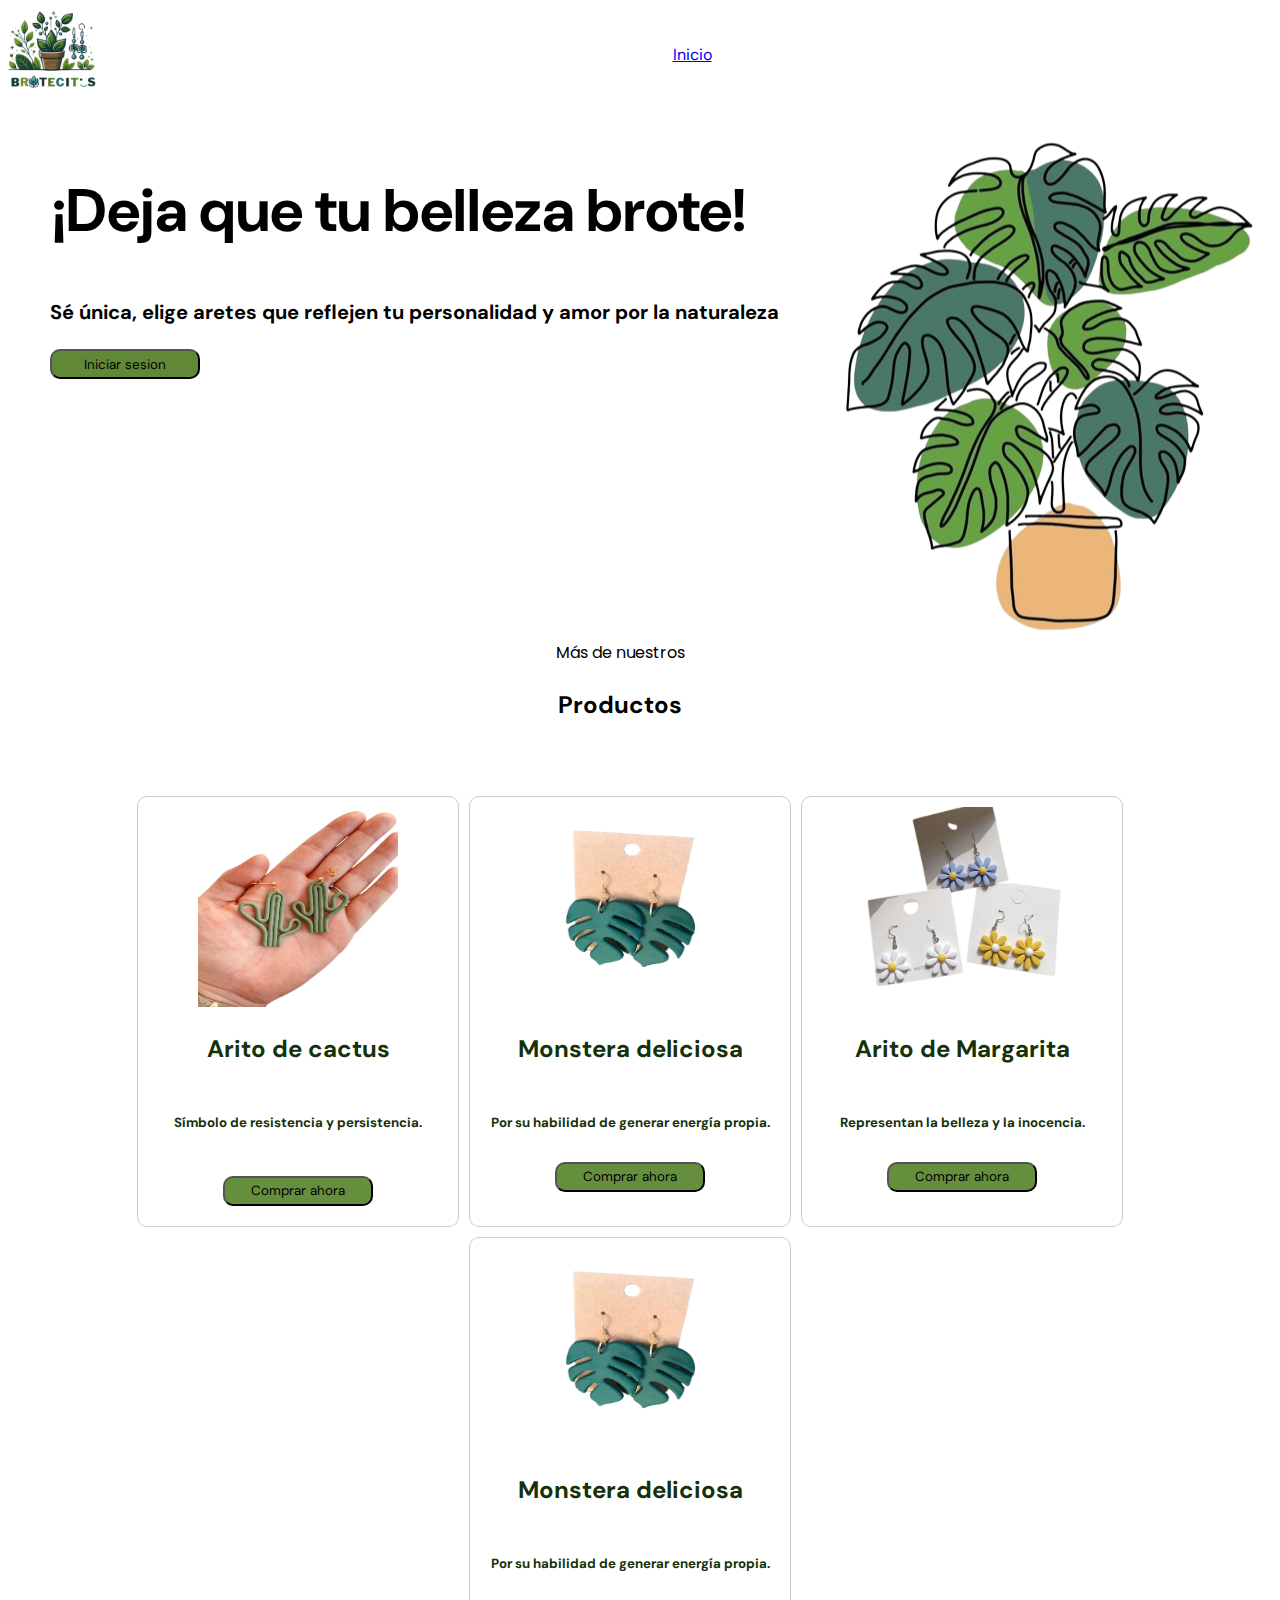
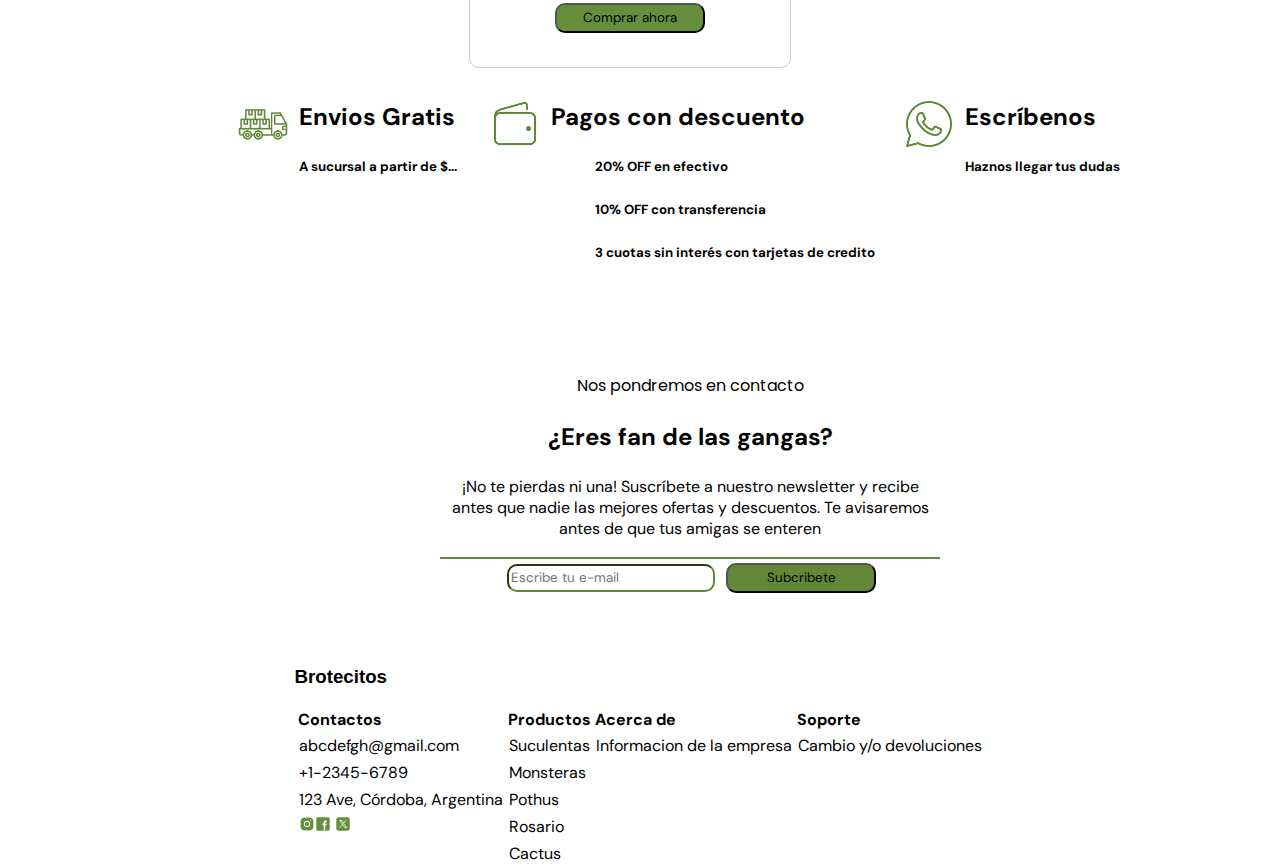
<file: index.html>
<!DOCTYPE html>
<html lang="Es">
<head>
    <meta charset="UTF-8">
    <meta name="viewport" content="width=device-width, initial-scale=1.0">
    <link rel="preconnect" href="https://fonts.googleapis.com">
    <link rel="preconnect" href="https://fonts.gstatic.com" crossorigin>
    <link href="https://fonts.googleapis.com/css2?family=DM+Sans:opsz@9..40&family=Poppins:wght@400;500;700&family=Rubik:ital,wght@0,300..900;1,300..900&display=swap" rel="stylesheet">
    <link rel="stylesheet" href="./css/styles.css">
    <title>Brotecitos</title>
    <link rel="shortcut icon" href="./assets/image/favicon.ico" type="image/x-icon">
</head>
<body>
<!--Nav-->
<header>
        <nav class="navbar">
            <a href="./index.html">
                <img src="./assets/image/namefavicon.ico" alt="Logo Brotecitos" width="100" height="100">
            </a>
            <ul id="menu">
                <li class="lista">
                    <a href="./index.html"> Inicio</a>
                </li>
            </ul>
        </nav>
</header>

<!-- CuerpoWeb-->
    <main>
        <!--Inicio-->
        <section>
            <div id="inicio">
                <H1 class="texto"> ¡Deja que tu belleza brote!</H1>
                <h6 class="texto">Sé única, elige aretes que reflejen tu personalidad y amor por la naturaleza</h6>
            </div>
            <button id="login"> Iniciar sesion </button>
        </section>

        <!--Algunos productos-->
            <div id="centro2">
                <h4>Más de nuestros</h4>
                <h2>Productos</h2>
            </div>
            <div id="productos">
                <article class="card">
                    <img src="./assets/image/cactus_producto.png" alt="Arito de cactus" width="200px" height="200px"/>
                    <h2>Arito de cactus</h2>
                    <p><h5>Símbolo de resistencia y persistencia.</h5></p>
                    <a href="#"> <button class="comprarahora">Comprar ahora</button></a>
                </article>
                <article class="card">
                    <img src="./assets/image/monstera_producto.png" alt="Arito de Monstera Deliciosa" width="200px" height="200px"/>
                    <h2>Monstera deliciosa</h2>
                    <p><h5>Por su habilidad de generar energía propia.</h></p>
                    <a href="#"> <button class="comprarahora">Comprar ahora</button></a>
                </article>
                <article class="card">
                    <img src="./assets/image/margaritas_producto.png" alt="Arito de margaritas" width="200px" height="200px"/>
                    <h2>Arito de Margarita</h2>
                    <p><h5>Representan la belleza y la inocencia.</h></p>
                    <a href="#"> <button class="comprarahora">Comprar ahora</button></a>
            </article>
            <article class="card">
                    <img src="./assets/image/monstera_producto.png" alt="Arito de Monstera Deliciosa" width="200px" height="200px"/>
                    <h2>Monstera deliciosa</h2>
                    <p><h5>Por su habilidad de generar energía propia.</h></p>
                    <a href="#"> <button class="comprarahora">Comprar ahora</button></a>
                </article>
            </div>
            <!-- Extra-->
            <div id="extra">
                <ul> 
                    <img class="image" src="./assets/image/envio.png" alt="Envios Gratis">
                <li class="ly">
                    <h2>Envios Gratis</h2>
                    <h5>A sucursal a partir de $...</h5>
                </li>
                    <img class="image" src="./assets/image/billetera.png" alt="Pagos con descuentos">
                <li class="ly">
                    <h2>Pagos con descuento</h2>
                    <ol id="x">
                        <li class="ly">
                            <h5>20% OFF en efectivo </h5>
                        </li>
                        <li class="ly">
                            <h5>10% OFF con transferencia </h5>
                        </li>
                        <li class="ly">
                            <h5>3 cuotas sin interés con tarjetas de credito</h5>
                        </li>
                        
                    </ol>
                </li>
                    <img class="image" src="./assets/image/whatsapp.png" alt="Logo whatsapp">
                <li class="ly">
                    <h2>Escríbenos</h2>
                    <h5>Haznos llegar tus dudas</h5>
                </li class="ly">
                </ul>
            </div>
            <div id="centro3">
                <h4>Nos pondremos en contacto</h4>
                <h2>¿Eres fan de las gangas?</h2>
                <p>¡No te pierdas ni una! Suscríbete a nuestro newsletter y recibe antes que nadie las mejores ofertas y descuentos. Te avisaremos antes de que tus amigas se enteren</p>
                <form action="./procesar.php" method="post" enctype="application/x-www-form-urlencoded"></form>
                    <input type="text" id="email" name="email" placeholder="Escribe tu e-mail" required />
                    <a href=""><button id="subcribirse">Subcribete</button></a>
            </div>
        </main>

<!--Pie de pagina-->
    <footer class="footer">
    <nav>
        <h3>Brotecitos</h3>
        <table>
            <!--Encabezado-->
            <tr>
                <th >Contactos</th>
                <th>Productos</th>
                <th id="acercade"> Acerca de</th>
                <th>Soporte</th>
            </tr>
            <!--Row 1-->
            <tr>
                <td>abcdefgh@gmail.com</td>
                <td>Suculentas</td>
                <td>Informacion de la empresa</td>
                <td>Cambio y/o devoluciones</td>
            </tr>
            <!--Row 2-->
            <tr>
                <td>+1-2345-6789</td>
                <td>Monsteras</td>
            </tr>
            <!--Row 3-->
            <tr>
                <td>123 Ave, Córdoba, Argentina</td>
                <td>Pothus</td>
            </tr>
            <!--Row 4-->
            <tr>
                <td class="redes"><img src="./assets/image/instagram.png" alt="instagram"><img src="./assets/image/facebook.png" alt=" facebook"> <img src="./assets/image/x.png" alt="Twitter"></td>
                <td>Rosario</td>
            </tr>
            <!--Row 5-->
            <tr>
                <td></td>
                <td>Cactus</td>
            </tr>
        </table>
    </nav>
    </footer>
</body>
<script src="../js/main.js"></script>
</html>
</file>
<file: css/styles.css>
body{
    margin: 0;
    padding: 0;
    font-family: Arial, Helvetica, sans-serif;
}

/*Config.navbar*/
.navbar{
    display: flex;
    justify-content: center;
}
.lista, #menu{
    list-style: none;
    display: flex;
    margin: auto;
    padding: 20px 30px;
}
/**/

/* LOGIN */
.formulario{
    width: 550px;
    transform: translate(450px);
}
.formulario h2, p{
    text-align: center;

}

input{
    width: 200px;
    height: 20px;
    border-radius: 10px;
    border-color: #618837;
    margin: 5px;
}
/**/
.formulario, form{
    padding: 0 40px;
    border-bottom: 2px solid #618837     ;
    ;
}



/* PAGINA INICIO  */
#inicio{
    height: 500px;
    font-family:"DM Sans", sans-serif;
    font-style:normal;
    font-weight: 100;
    font-size: 30px;
    padding: 20px 20px 20px 50px;
    background-image: url(../assets/image/inicio.png);
    background-repeat: no-repeat;
    background-position: right;
}

.texto{
    width: 800px;
}

#login{
    transform: translate(50px,-300px);
}

/*Conf.boton registrarse + subcribirse*/
#login, #subcribirse{
    width: 150px;
    height: 30px;
    border-radius: 10px;
    background-color: #618837     ;
}
/**/


/*Conf.tex.categoria y producto*/

#centro2{
    text-align: center;
    padding: 40px;
    transform: translate(-20px,-100px);
}
/**/


/*Conf. Vista productos*/
#productos{
    display: flex;
    flex-direction: row;
    flex-wrap: wrap;
    justify-content: center;
    transform: translate(-10px,-90px);
    text-align: center;


}
.card{
    margin: 5px;
    border: 1px solid #ccc;
    color: #143109;
    padding: 10px 10px 10px 10px;
    width: 300px;
    border-radius: 10px;
}

.comprarahora{
    width: 150px;
    height: 30px;
    border-radius: 10px;
    background-color: #668f3d  ;
}
/**/

/*Barra extra*/

#extra{
    display: flex;
    flex-direction: row;
    flex-wrap: wrap;
    justify-content: center;
}
ul{
    display: flex;
    list-style: none;
    justify-content: center;
}
.ly{
    list-style: none;
    transform: translate(4px,-100px);
}
#x{
    transform: translate(0px,100px);
}
.image{
    margin: 20px;
    height: 50px;
    transform: translate(15px,-100px);
}

/*NewsLetter*/
#centro3{
    text-align: center;
    width: 500px;
    transform: translate(440px,-50px);
}

/*Ultimos detalles footer*/

footer{
    display: flex;
    justify-content: center;
}


/*Conf. Fonts web*/
a, h1, p, h2, button, input,label,h5, td {
    font-family:"DM Sans", sans-serif;
    font-style:normal;
    padding: 2px;
}
th{
    font-family:"DM Sans", sans-serif;
    font-style:normal;
    font-weight: 700;
    font-size: 16px;
}
tr{
    text-align: left;
    font-size: 16px;
}


h4 {
    font-family: "Poppins", sans-serif;
    font-weight: 400;
    font-style:normal;
}
</file>
